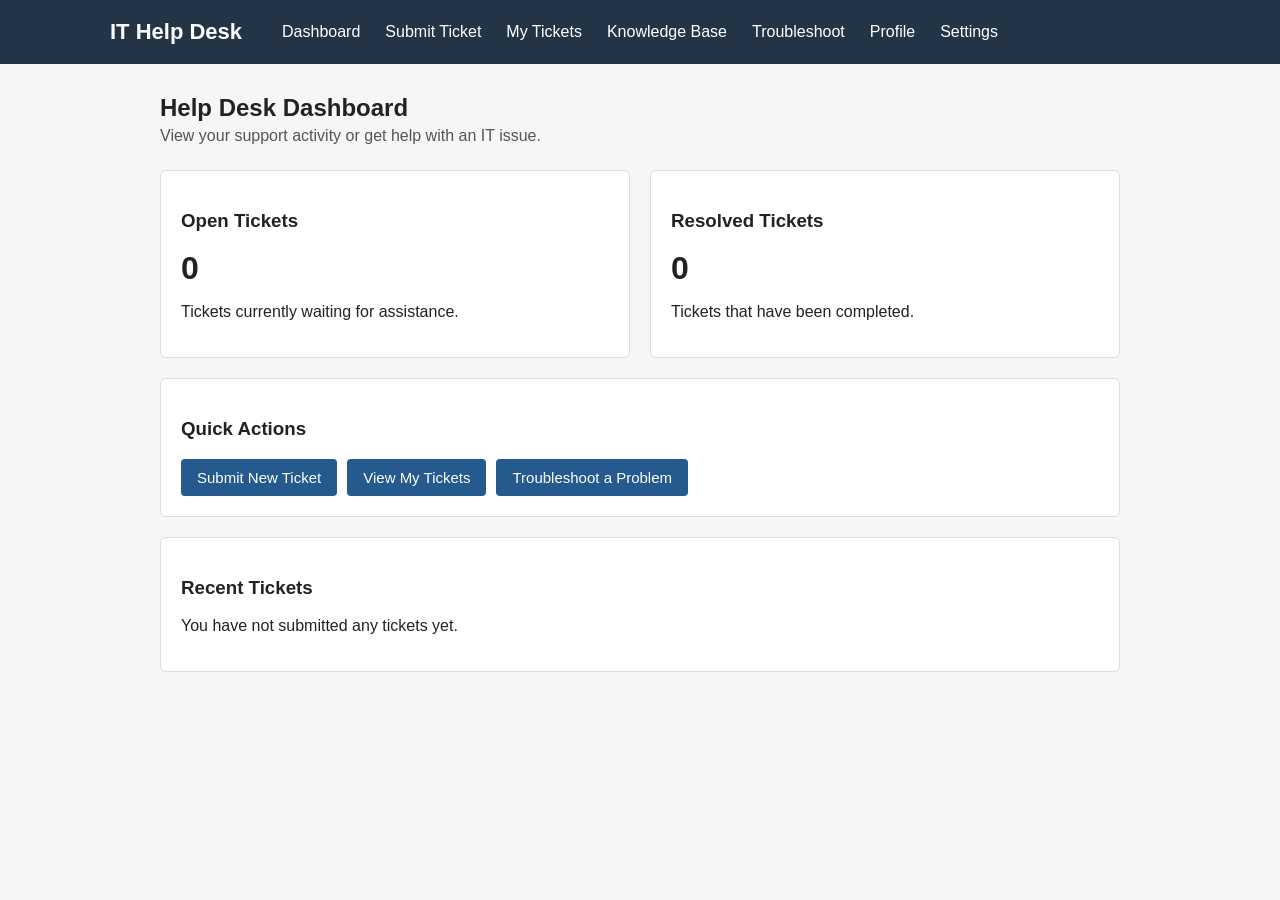
<file: index.html>
<!DOCTYPE html>
<html lang="en">
<head>
    <meta charset="UTF-8">
    <meta name="viewport" content="width=device-width, initial-scale=1.0">
    <title>IT Help Desk - Dashboard</title>
    <link rel="stylesheet" href="css/style.css">
</head>

<body>

<!-- Shared Navigation Bar For All Pages -->
<header>
    <div class="navbar">
        <h1>IT Help Desk</h1>

        <nav>
            <a href="index.html">Dashboard</a>
            <a href="submit-ticket.html">Submit Ticket</a>
            <a href="tickets.html">My Tickets</a>
            <a href="knowledge-base.html">Knowledge Base</a>
            <a href="troubleshoot.html">Troubleshoot</a>
            <a href="profile.html">Profile</a>
            <a href="settings.html">Settings</a>
        </nav>
    </div>
</header>

<main>
     <!-- Dashboard Introduction -->
    <h2 class="page-title">Help Desk Dashboard</h2>
    <p class="page-description">
        View your support activity or get help with an IT issue.
    </p>

    <!-- Ticket Status Summary -->
    <div class="dashboard-cards">

        <div class="card">
            <h3>Open Tickets</h3>
            <p class="stat-number" id="open-count">0</p>
            <p>Tickets currently waiting for assistance.</p>
        </div>

        <div class="card">
            <h3>Resolved Tickets</h3>
            <p class="stat-number" id="resolved-count">0</p>
            <p>Tickets that have been completed.</p>
        </div>

    </div>

    <!-- Common Help Desk Actions -->
    <div class="card">
        <h3>Quick Actions</h3>

        <div class="quick-actions">
            <a href="submit-ticket.html" class="button">
                Submit New Ticket
            </a>

            <a href="tickets.html" class="button">
                View My Tickets
            </a>

            <a href="troubleshoot.html" class="button">
                Troubleshoot a Problem
            </a>
        </div>
    </div>

     <!-- Most Recently Submitted Tickets -->
    <div class="card">
        <h3>Recent Tickets</h3>
        <div id="recent-tickets">
            <p>You have not submitted any tickets yet.</p>
        </div>
    </div>

</main>

<script src="js/tickets.js"></script>

<!-- Apply saved appearance settings -->
<script src="js/settings.js"></script>

</body>
</html>
</file>
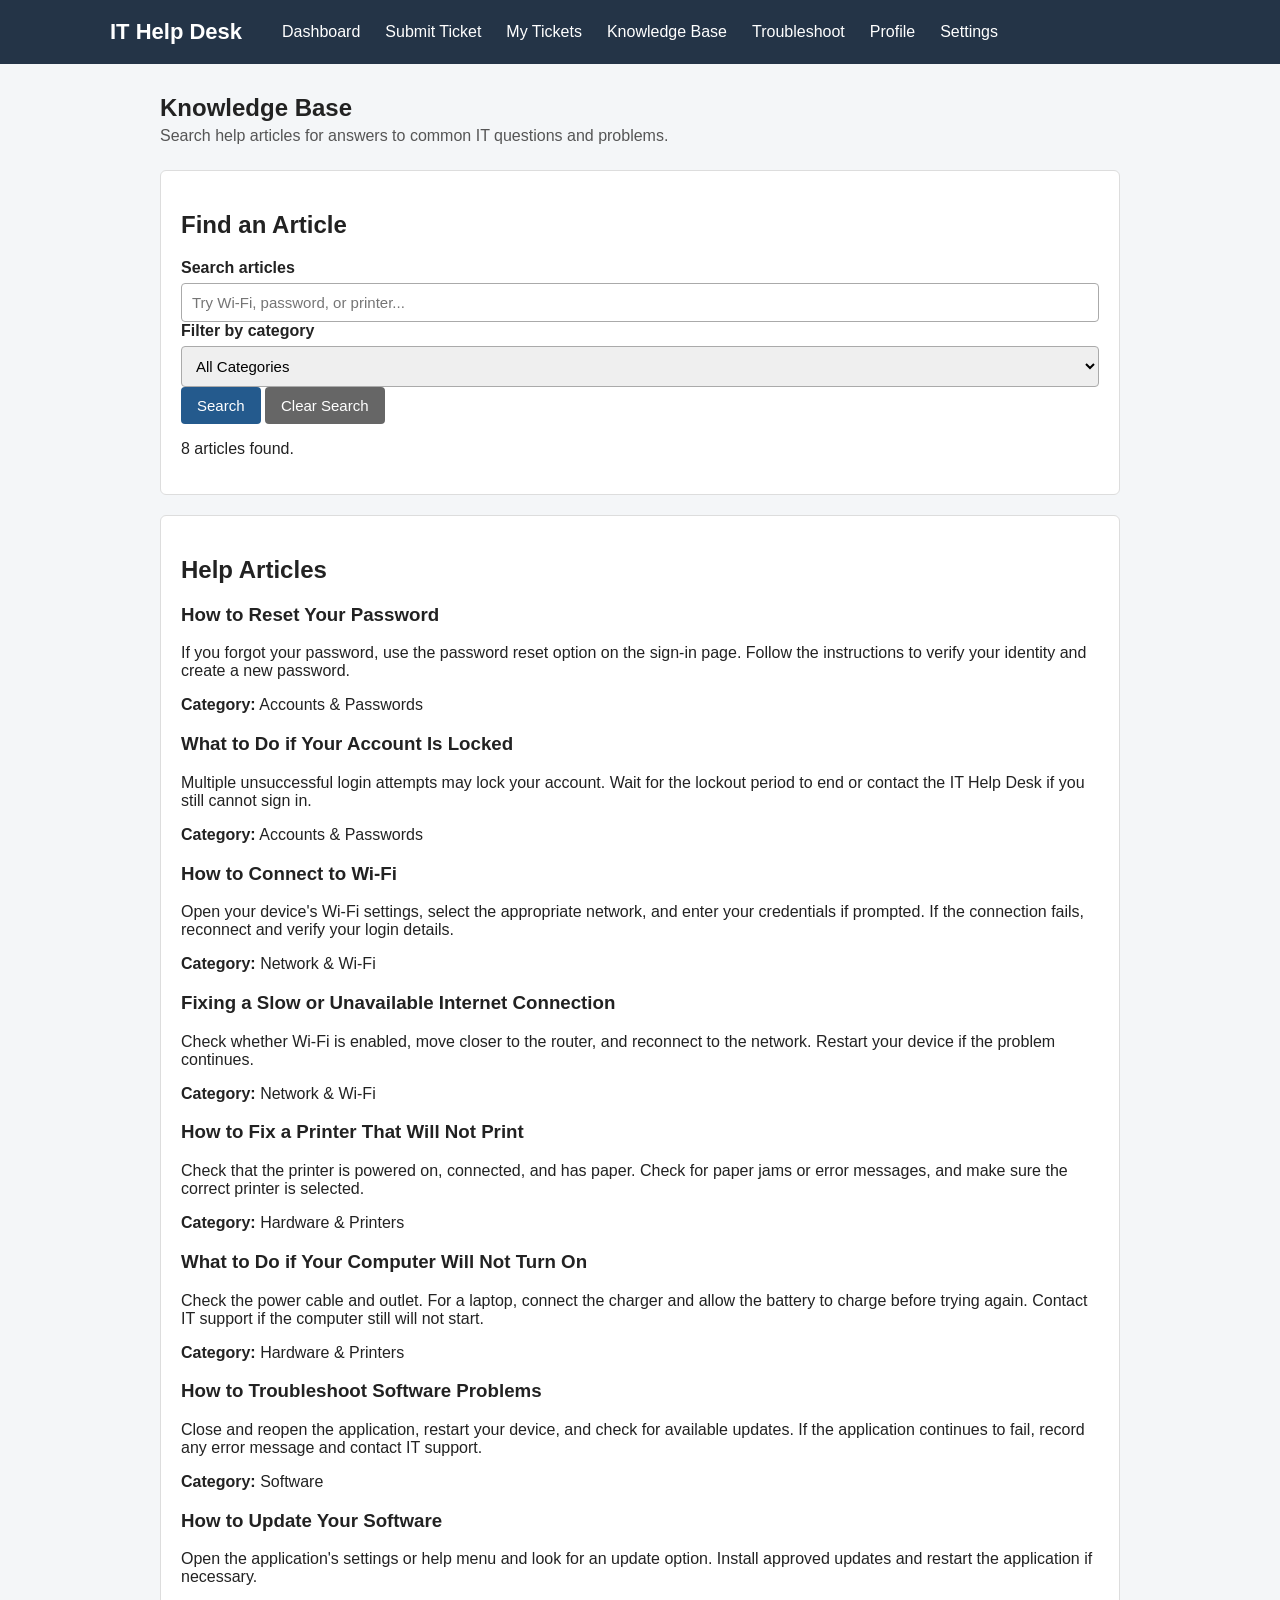
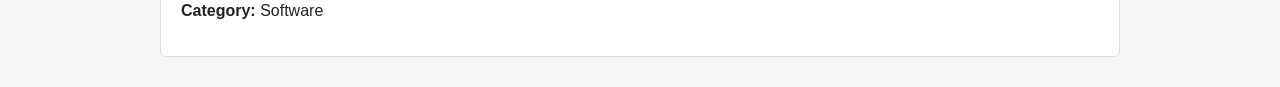
<file: knowledge-base.html>
<!DOCTYPE html>
<html lang="en">
<head>
    <!-- Set the character encoding and responsive layout. -->
    <meta charset="UTF-8">
    <meta name="viewport" content="width=device-width, initial-scale=1.0">

    <!-- Load the shared stylesheet. -->
    <title>IT Help Desk - Knowledge Base</title>
    <link rel="stylesheet" href="css/style.css">
</head>
<body>

<header>
    <!-- Shared navigation links. -->
    <div class="navbar">
        <h1>IT Help Desk</h1>
        <nav>
            <a href="index.html">Dashboard</a>
            <a href="submit-ticket.html">Submit Ticket</a>
            <a href="tickets.html">My Tickets</a>
            <a href="knowledge-base.html" aria-current="page">Knowledge Base</a>
            <a href="troubleshoot.html">Troubleshoot</a>
            <a href="profile.html">Profile</a>
            <a href="settings.html">Settings</a>
        </nav>
    </div>
</header>

<main>
    <h2 class="page-title">Knowledge Base</h2>
    <p class="page-description">
        Search help articles for answers to common IT questions and problems.
    </p>

    <!-- Search and category filters are applied when Search is submitted. -->
    <section class="card">
        <h2>Find an Article</h2>

        <form id="search-form">
            <label for="search">Search articles</label>
            <input
                type="search"
                id="search"
                name="search"
                placeholder="Try Wi-Fi, password, or printer..."
            >

            <label for="category">Filter by category</label>
            <select id="category" name="category">
                <option value="all">All Categories</option>
                <option value="accounts">Accounts &amp; Passwords</option>
                <option value="network">Network &amp; Wi-Fi</option>
                <option value="hardware">Hardware &amp; Printers</option>
                <option value="software">Software</option>
            </select>

            <!-- Submit the search using the button or Enter key. -->
            <button type="submit">Search</button>
            <button type="button" id="clear-search" class="button-secondary">
                Clear Search
            </button>
        </form>

        <!-- The JavaScript updates this after a search is submitted. -->
        <p id="result-count" role="status" aria-live="polite">
            Showing all 8 articles.
        </p>
    </section>

    <!-- The articles that the search function checks. -->
    <section class="card">
        <h2>Help Articles</h2>

        <div id="articles">
            <article class="article" data-category="accounts">
                <h3>How to Reset Your Password</h3>
                <p>
                    If you forgot your password, use the password reset option
                    on the sign-in page. Follow the instructions to verify your
                    identity and create a new password.
                </p>
                <p><strong>Category:</strong> Accounts &amp; Passwords</p>
            </article>

            <article class="article" data-category="accounts">
                <h3>What to Do if Your Account Is Locked</h3>
                <p>
                    Multiple unsuccessful login attempts may lock your account.
                    Wait for the lockout period to end or contact the IT Help
                    Desk if you still cannot sign in.
                </p>
                <p><strong>Category:</strong> Accounts &amp; Passwords</p>
            </article>

            <article class="article" data-category="network">
                <h3>How to Connect to Wi-Fi</h3>
                <p>
                    Open your device's Wi-Fi settings, select the appropriate
                    network, and enter your credentials if prompted. If the
                    connection fails, reconnect and verify your login details.
                </p>
                <p><strong>Category:</strong> Network &amp; Wi-Fi</p>
            </article>

            <article class="article" data-category="network">
                <h3>Fixing a Slow or Unavailable Internet Connection</h3>
                <p>
                    Check whether Wi-Fi is enabled, move closer to the router,
                    and reconnect to the network. Restart your device if the
                    problem continues.
                </p>
                <p><strong>Category:</strong> Network &amp; Wi-Fi</p>
            </article>

            <article class="article" data-category="hardware">
                <h3>How to Fix a Printer That Will Not Print</h3>
                <p>
                    Check that the printer is powered on, connected, and has
                    paper. Check for paper jams or error messages, and make
                    sure the correct printer is selected.
                </p>
                <p><strong>Category:</strong> Hardware &amp; Printers</p>
            </article>

            <article class="article" data-category="hardware">
                <h3>What to Do if Your Computer Will Not Turn On</h3>
                <p>
                    Check the power cable and outlet. For a laptop, connect the
                    charger and allow the battery to charge before trying again.
                    Contact IT support if the computer still will not start.
                </p>
                <p><strong>Category:</strong> Hardware &amp; Printers</p>
            </article>

            <article class="article" data-category="software">
                <h3>How to Troubleshoot Software Problems</h3>
                <p>
                    Close and reopen the application, restart your device, and
                    check for available updates. If the application continues
                    to fail, record any error message and contact IT support.
                </p>
                <p><strong>Category:</strong> Software</p>
            </article>

            <article class="article" data-category="software">
                <h3>How to Update Your Software</h3>
                <p>
                    Open the application's settings or help menu and look for
                    an update option. Install approved updates and restart the
                    application if necessary.
                </p>
                <p><strong>Category:</strong> Software</p>
            </article>
        </div>

        <!-- Shown only when a submitted search finds no matches. -->
        <p id="no-results" hidden>
            No articles match your search. Try different keywords or choose
            another category.
        </p>
    </section>
</main>

<!-- Apply the saved theme before loading the page's search functionality. -->
<script src="js/settings.js"></script>
<script src="js/knowledge-base.js"></script>

</body>
</html>
</file>
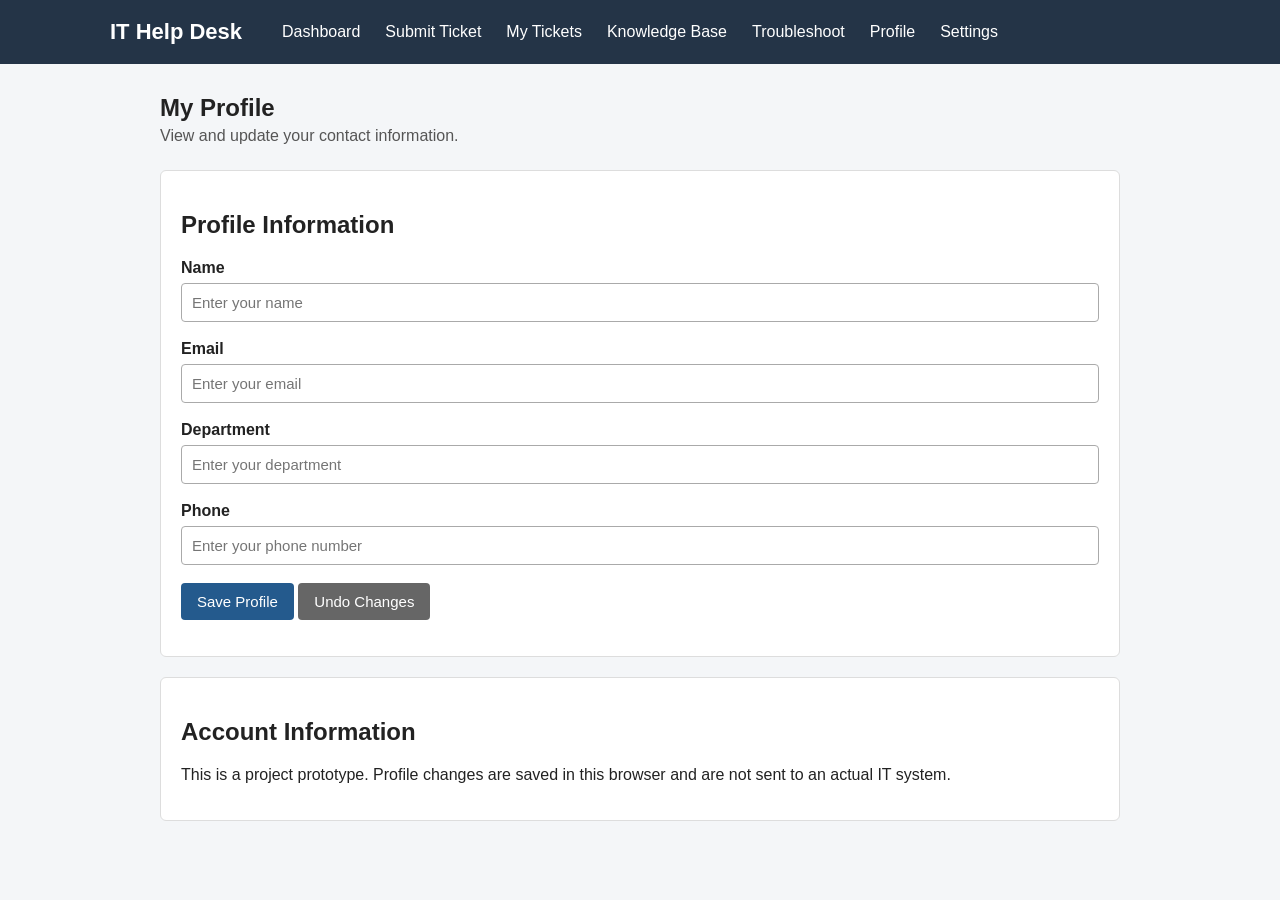
<file: profile.html>
<!DOCTYPE html>
<html lang="en">
<head>
    <!-- Set character encoding and make the page responsive -->
    <meta charset="UTF-8">
    <meta name="viewport" content="width=device-width, initial-scale=1.0">

    <title>IT Help Desk - Profile</title>

    <!-- Use the same shared stylesheet as the other pages -->
    <link rel="stylesheet" href="css/style.css">
</head>
<body>

<!-- Shared header/banner structure, matching knowledge-base.html -->
<header>
    <div class="navbar">
        <h1>IT Help Desk</h1>

        <!-- Navigation links to the other Help Desk pages -->
        <nav>
            <a href="index.html">Dashboard</a>
            <a href="submit-ticket.html">Submit Ticket</a>
            <a href="tickets.html">My Tickets</a>
            <a href="knowledge-base.html">Knowledge Base</a>
            <a href="troubleshoot.html">Troubleshoot</a>
            <a href="profile.html">Profile</a>
            <a href="settings.html">Settings</a>
        </nav>
    </div>
</header>

<main>
    <!-- Page title and description -->
    <h2 class="page-title">My Profile</h2>
    <p class="page-description">
        View and update your contact information.
    </p>

    <!-- Profile form appears inside a shared card -->
    <section class="card">
        <h2>Profile Information</h2>

        <form id="profile-form">
            <div class="form-group">
                <label for="profile-name">Name</label>
                <input
                    type="text"
                    id="profile-name"
                    placeholder="Enter your name"
                    required
                >
            </div>

            <div class="form-group">
                <label for="profile-email">Email</label>
                <input
                    type="email"
                    id="profile-email"
                    placeholder="Enter your email"
                    required
                >
            </div>

            <div class="form-group">
                <label for="profile-department">Department</label>
                <input
                    type="text"
                    id="profile-department"
                    placeholder="Enter your department"
                >
            </div>

            <div class="form-group">
                <label for="profile-phone">Phone</label>
                <input
                    type="tel"
                    id="profile-phone"
                    placeholder="Enter your phone number"
                >
            </div>

            <!-- Submit saves the entered information -->
            <button type="submit">Save Profile</button>

            <!-- Undo reloads the most recently saved information -->
            <button
                type="button"
                id="undo-profile"
                class="button-secondary"
            >
                Undo Changes
            </button>

            <!-- JavaScript displays confirmation or undo feedback here -->
            <p id="profile-message" role="status" aria-live="polite"></p>
        </form>
    </section>

    <!-- Explain how the prototype stores profile information -->
    <section class="card">
        <h2>Account Information</h2>
        <p>
            This is a project prototype. Profile changes are saved in
            this browser and are not sent to an actual IT system.
        </p>
    </section>
</main>

<script>
    // Get the form and its input fields.
    const profileForm = document.querySelector("#profile-form");
    const nameField = document.querySelector("#profile-name");
    const emailField = document.querySelector("#profile-email");
    const departmentField = document.querySelector("#profile-department");
    const phoneField = document.querySelector("#profile-phone");

    // Get the Undo button and the message area.
    const undoButton = document.querySelector("#undo-profile");
    const profileMessage = document.querySelector("#profile-message");

    // This is the localStorage key where the profile is stored.
    const profileStorageKey = "helpDeskProfile";

    // Load the last saved profile into the form.
    function loadProfile() {
        const savedProfile = localStorage.getItem(profileStorageKey);

        // Only fill the form if a saved profile exists.
        if (savedProfile !== null) {
            const profile = JSON.parse(savedProfile);

            nameField.value = profile.name || "";
            emailField.value = profile.email || "";
            departmentField.value = profile.department || "";
            phoneField.value = profile.phone || "";
        }
    }

    // Save the current form values to localStorage.
    function saveProfile() {
        const profile = {
            name: nameField.value,
            email: emailField.value,
            department: departmentField.value,
            phone: phoneField.value
        };

        // localStorage stores strings, so convert the object to JSON text.
        localStorage.setItem(
            profileStorageKey,
            JSON.stringify(profile)
        );

        // Let the user know the save completed.
        profileMessage.textContent = "Profile saved.";
    }

    // Handle form submission without refreshing the page.
    profileForm.addEventListener("submit", function (event) {
        event.preventDefault();

        // The required fields and email input are checked by the browser.
        saveProfile();
    });

    // Undo edits by restoring the last saved profile.
    undoButton.addEventListener("click", function () {
        loadProfile();
        profileMessage.textContent = "Changes undone.";
    });

    // Fill the form with saved information when the page opens.
    loadProfile();
</script>

<!-- Apply the user's saved site theme, as on the other pages -->
<script src="js/settings.js"></script>

</body>
</html>
</file>
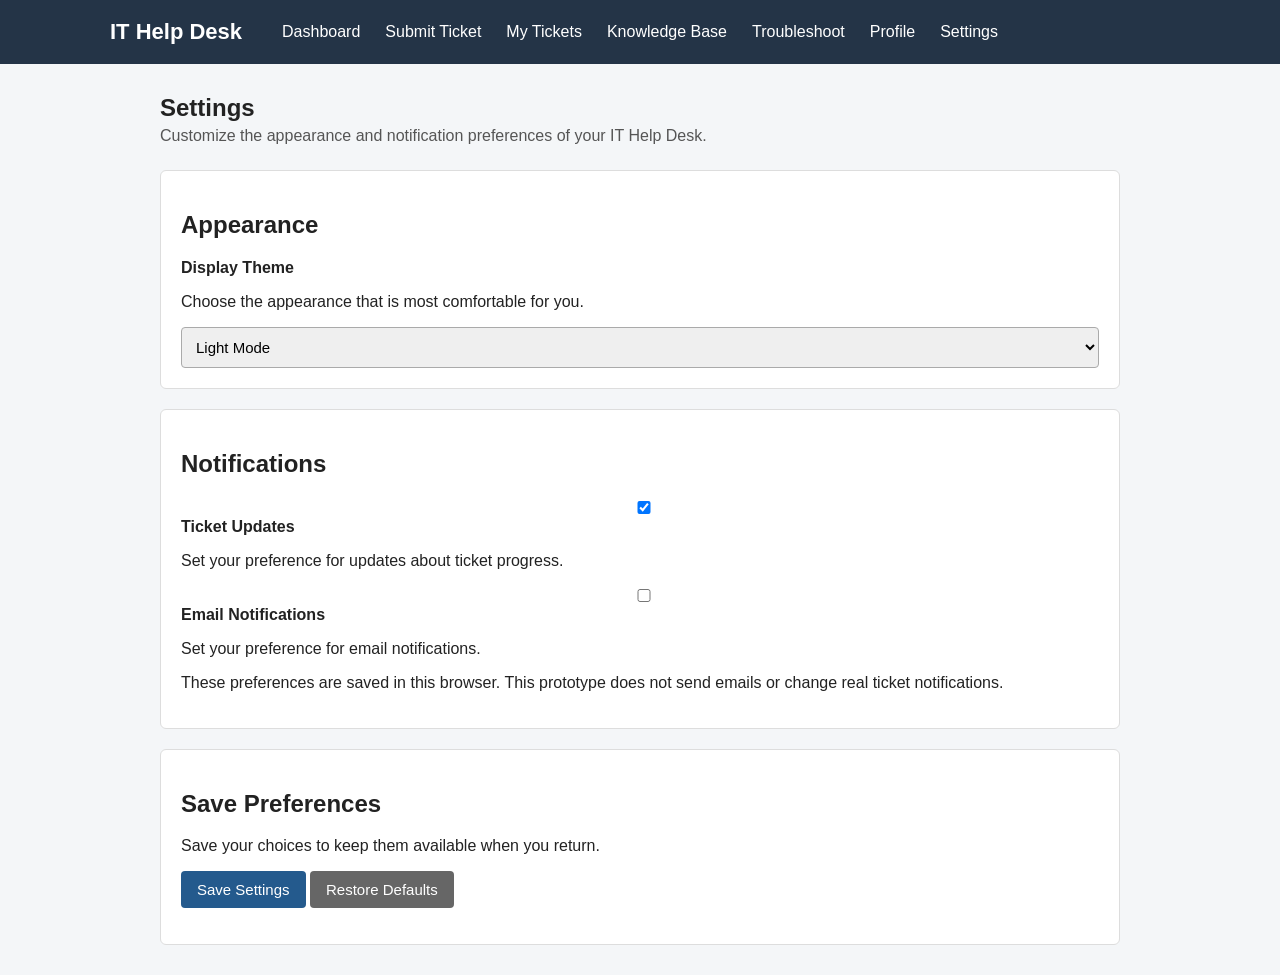
<file: settings.html>
<!DOCTYPE html>
<html lang="en">
<head>
    <!-- Set the character encoding and responsive layout. -->
    <meta charset="UTF-8">
    <meta name="viewport" content="width=device-width, initial-scale=1.0">

    <!-- Set the page title and load the shared stylesheet. -->
    <title>IT Help Desk - Settings</title>
    <link rel="stylesheet" href="css/style.css">
</head>
<body>

<header>
    <!-- Shared navigation links between the Help Desk pages. -->
    <div class="navbar">
        <h1>IT Help Desk</h1>
        <nav>
            <a href="index.html">Dashboard</a>
            <a href="submit-ticket.html">Submit Ticket</a>
            <a href="tickets.html">My Tickets</a>
            <a href="knowledge-base.html">Knowledge Base</a>
            <a href="troubleshoot.html">Troubleshoot</a>
            <a href="profile.html">Profile</a>
            <a href="settings.html" aria-current="page">Settings</a>
        </nav>
    </div>
</header>

<main>
    <!-- Page heading and description. -->
    <h2 class="page-title">Settings</h2>

    <p class="page-description">
        Customize the appearance and notification preferences of your IT Help Desk.
    </p>

    <!-- Appearance settings. -->
    <section class="card">
        <h2>Appearance</h2>

        <div class="setting-option">
            <!-- The label's for attribute matches the dropdown's ID. -->
            <label for="theme">Display Theme</label>

            <p>Choose the appearance that is most comfortable for you.</p>

            <!-- JavaScript reads this dropdown to determine the selected theme. -->
            <select id="theme">
                <option value="light">Light Mode</option>
                <option value="dark">Dark Mode</option>
            </select>
        </div>
    </section>

    <!-- Notification preferences. -->
    <section class="card">
        <h2>Notifications</h2>

        <div class="setting-option">
            <!-- The label and checkbox use matching IDs. -->
            <label class="checkbox-label" for="ticket-updates">
                <input type="checkbox" id="ticket-updates">
                <span>Ticket Updates</span>
            </label>

            <p>Set your preference for updates about ticket progress.</p>
        </div>

        <div class="setting-option">
            <!-- Email notification preference. -->
            <label class="checkbox-label" for="email-notifications">
                <input type="checkbox" id="email-notifications">
                <span>Email Notifications</span>
            </label>

            <p>Set your preference for email notifications.</p>
        </div>

        <!-- Explain the limits of these prototype settings. -->
        <p class="help-text">
            These preferences are saved in this browser. This prototype
            does not send emails or change real ticket notifications.
        </p>
    </section>

    <!-- Buttons for saving or restoring preferences. -->
    <section class="card">
        <h2>Save Preferences</h2>

        <p>Save your choices to keep them available when you return.</p>

        <!-- These IDs match the JavaScript selectors. -->
        <button type="button" id="save-settings">Save Settings</button>

        <button
            type="button"
            id="reset-settings"
            class="button-secondary"
        >
            Restore Defaults
        </button>

        <!-- JavaScript displays save/reset confirmation messages here. -->
        <p id="settings-message" role="status" aria-live="polite"></p>
    </section>
</main>

<!-- Load the JavaScript that handles settings and dark mode. -->
<script src="js/settings.js"></script>

</body>
</html>
</file>
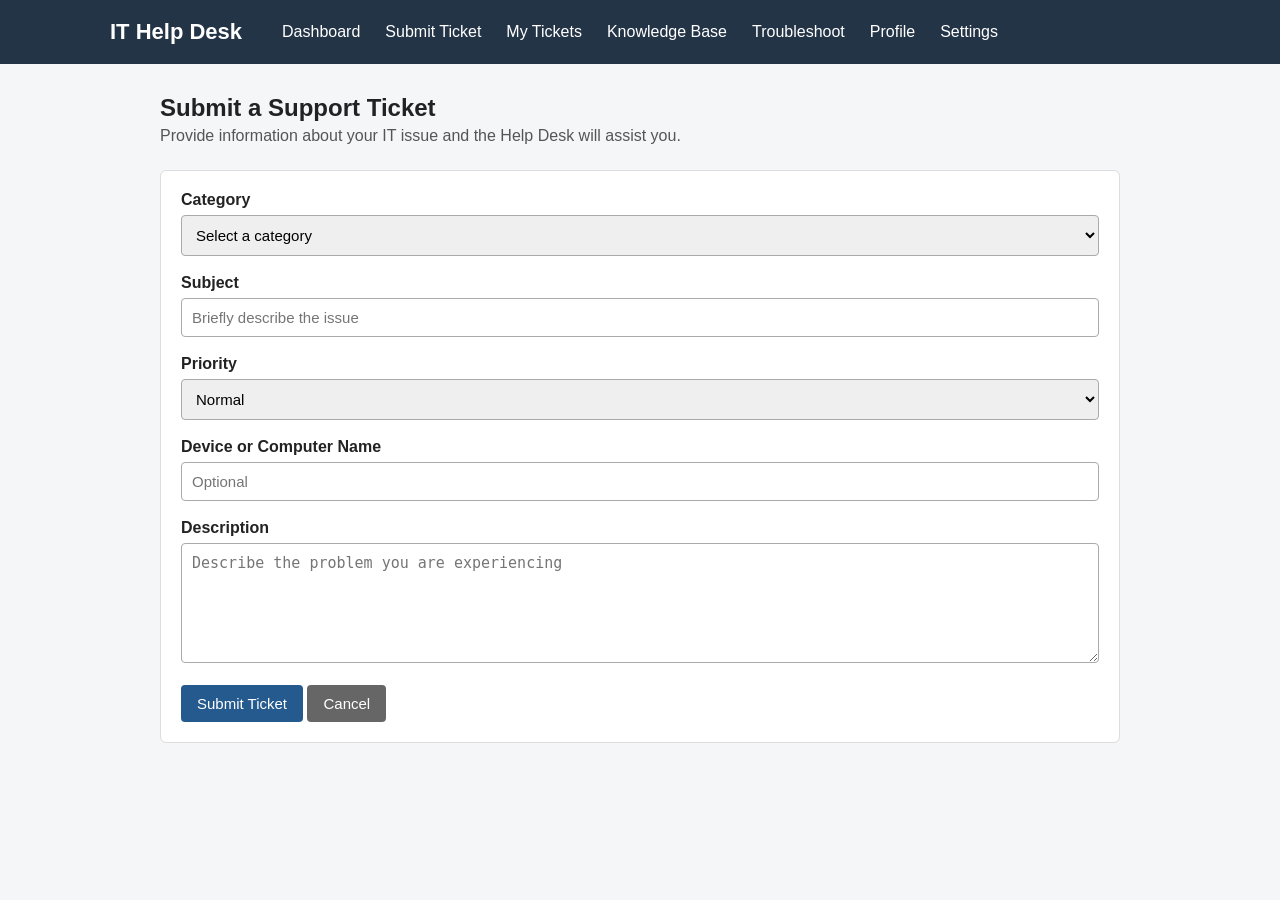
<file: submit-ticket.html>
<!DOCTYPE html>
<html lang="en">
<head>
    <meta charset="UTF-8">
    <meta name="viewport" content="width=device-width, initial-scale=1.0">
    <title>IT Help Desk - Submit Ticket</title>
    <link rel="stylesheet" href="css/style.css">
</head>

<body>

<!-- Shared Navigation Bar For All Pages -->
<header>
    <div class="navbar">
        <h1>IT Help Desk</h1>

        <nav>
            <a href="index.html">Dashboard</a>
            <a href="submit-ticket.html">Submit Ticket</a>
            <a href="tickets.html">My Tickets</a>
            <a href="knowledge-base.html">Knowledge Base</a>
            <a href="troubleshoot.html">Troubleshoot</a>
            <a href="profile.html">Profile</a>
            <a href="settings.html">Settings</a>
        </nav>
    </div>
</header>

<main>

    <!-- Submit Ticket Page Introduction -->
    <h2 class="page-title">Submit a Support Ticket</h2>
    <p class="page-description">
        Provide information about your IT issue and the Help Desk will assist you.
    </p>

    <!-- Network Connection Feedback -->
    <div id="network-status" class="network-status" role="status"
     aria-live="polite" hidden></div>

    <!-- Successful Ticket Submission Feedback -->
    <div id="ticket-success" class="success-message" hidden></div>

    <!-- Ticket Submission Form -->
    <div class="card">

        <form id="ticket-form">

            <!-- Issue Category -->
            <div class="form-group">
                <label for="category">Category</label>

                <select id="category" name="category">
                    <option value="">Select a category</option>
                    <option value="Hardware">Hardware</option>
                    <option value="Software">Software</option>
                    <option value="Network">Network</option>
                    <option value="Account">Account</option>
                    <option value="Other">Other</option>
                </select>
            </div>

            <!-- Ticket Subject -->
            <div class="form-group">
                <label for="subject">Subject</label>

                <input
                    type="text"
                    id="subject"
                    name="subject"
                    placeholder="Briefly describe the issue"
                >
            </div>

            <!-- Ticket Priority -->
            <div class="form-group">
                <label for="priority">Priority</label>

                <select id="priority" name="priority">
                    <option value="Low">Low</option>
                    <option value="Normal" selected>Normal</option>
                    <option value="High">High</option>
                </select>
            </div>

            <!-- Device Information -->
            <div class="form-group">
                <label for="device">Device or Computer Name</label>

                <input
                    type="text"
                    id="device"
                    name="device"
                    placeholder="Optional"
                >
            </div>

            <!-- Detailed Issue Description -->
            <div class="form-group">
                <label for="description">Description</label>

                <textarea
                    id="description"
                    name="description"
                    placeholder="Describe the problem you are experiencing"
                ></textarea>
            </div>

            <!-- Form Feedback -->
            <p id="form-error" class="error-message"></p>

            <!-- Ticket Form Controls -->
            <button type="submit">Submit Ticket</button>

            <a href="index.html" class="button button-secondary">
                Cancel
            </a>

        </form>

    </div>

</main>

<script src="js/submit-ticket.js"></script>

<!-- Apply saved appearance settings -->
<script src="js/settings.js"></script>

</body>
</html>
</file>
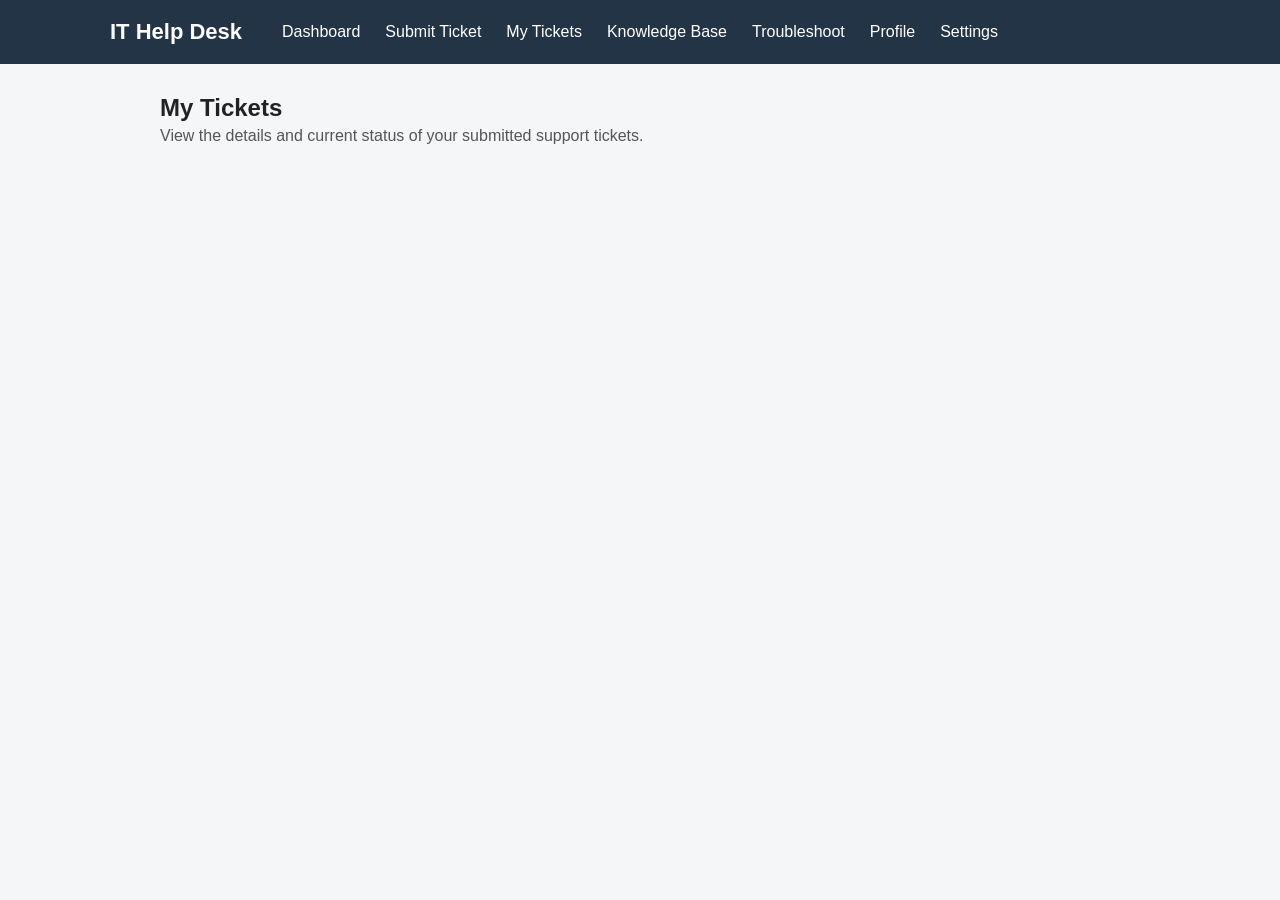
<file: tickets.html>
<!DOCTYPE html>
<html lang="en">
<head>
    <meta charset="UTF-8">
    <meta name="viewport" content="width=device-width, initial-scale=1.0">
    <title>IT Help Desk - View My Tickets</title>
    <link rel="stylesheet" href="css/style.css">
</head>

<body>

<!-- Shared Navigation Bar For All Pages -->
<header>
    <div class="navbar">
        <h1>IT Help Desk</h1>

        <nav>
            <a href="index.html">Dashboard</a>
            <a href="submit-ticket.html">Submit Ticket</a>
            <a href="tickets.html">My Tickets</a>
            <a href="knowledge-base.html">Knowledge Base</a>
            <a href="troubleshoot.html">Troubleshoot</a>
            <a href="profile.html">Profile</a>
            <a href="settings.html">Settings</a>
        </nav>
    </div>
</header>

<main>
 <!-- My Tickets Page Introduction -->
    <h2 class="page-title">My Tickets</h2>
    <p class="page-description">
        View the details and current status of your submitted support tickets.
    </p>

    <!-- Submitted Ticket List -->
    <div id="ticketList" class="center-tickets"></div>

</main>

<script src="js/tickets.js"></script>

<!-- Apply saved appearance settings -->
<script src="js/settings.js"></script>

</body>
</html>
</file>
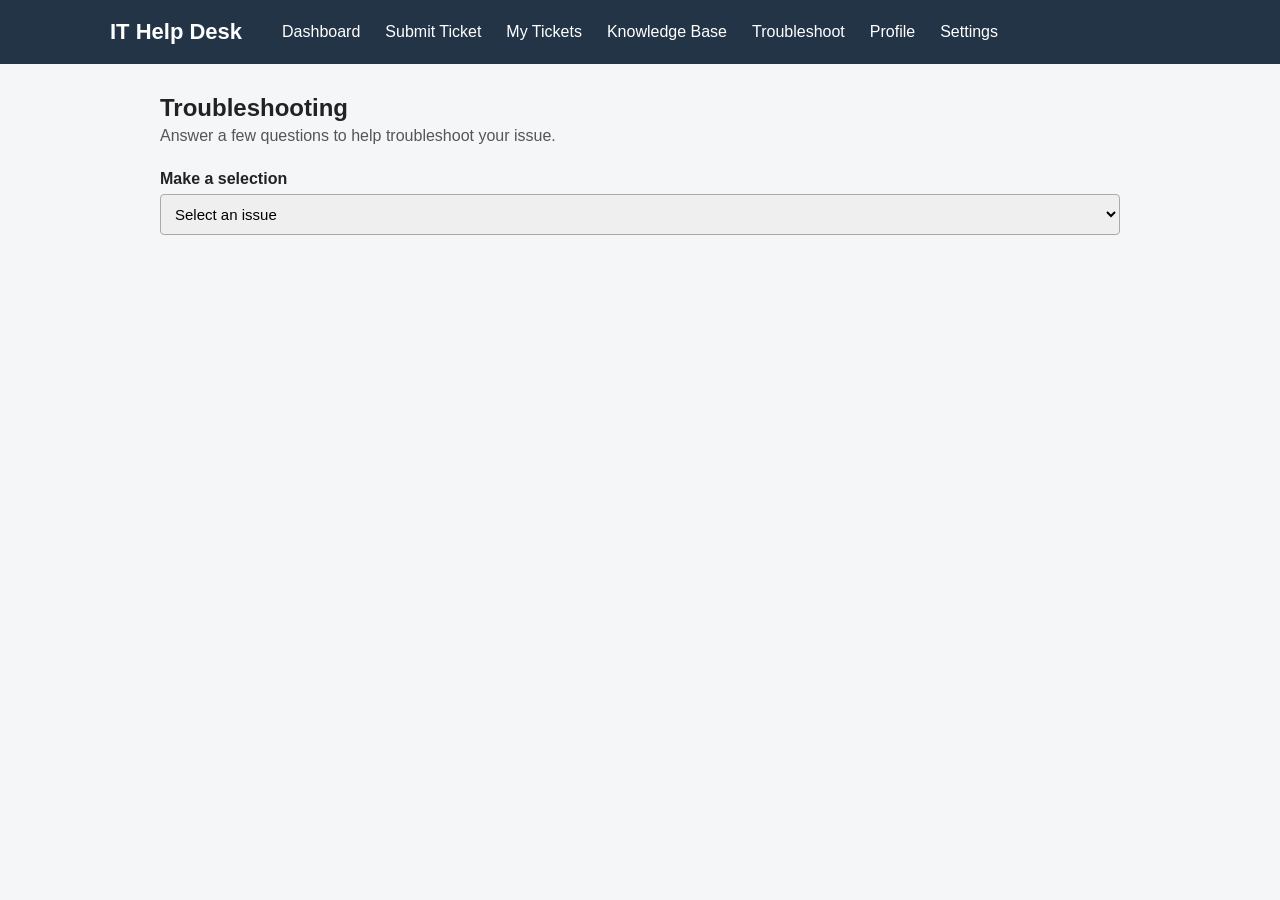
<file: troubleshoot.html>
<!DOCTYPE html>
<html lang="en">
<head>
    <meta charset="UTF-8">
    <meta name="viewport" content="width=device-width, initial-scale=1.0">
    <title>IT Help Desk - Troubleshooting</title>
    <link rel="stylesheet" href="css/style.css">
</head>

<body>

<!-- Shared Navigation Bar For All Pages -->
<header>
    <div class="navbar">
        <h1>IT Help Desk</h1>

        <nav>
            <a href="index.html">Dashboard</a>
            <a href="submit-ticket.html">Submit Ticket</a>
            <a href="tickets.html">My Tickets</a>
            <a href="knowledge-base.html">Knowledge Base</a>
            <a href="troubleshoot.html">Troubleshoot</a>
            <a href="profile.html">Profile</a>
            <a href="settings.html">Settings</a>
        </nav>
    </div>
</header>

<main>
 <!-- Troubleshooting Page Introduction -->
    <h2 class="page-title">Troubleshooting</h2>
    <p class="page-description">
        Answer a few questions to help troubleshoot your issue.
    </p>

    <label for="questionSelect">Make a selection</label>
            <select id="questionSelect" name="questions">
                <option value="nothing">Select an issue</option>
                <option value="screen">Black screen on device.</option>
                <option value="internet">No internet connection.</option>
                <option value="heat">Device is overheating.</option>
            </select>

            <div id="screen1">
                <p>Is sound coming from the device?</p>
                <select id="soundScreen" name="soundScreen">
                    <option value="nothing">Select an option</option>
                    <option value="yes">Yes</option>
                    <option value="no">No</option>
                </select>
            </div>

            <div id="screen2">
                <p>Check if the power cord is plugged in. If the device uses a battery, try charging it. Then power the device on. Did this fix your issue?</p>
                <select id="fixScreen" name="fixScreen">
                    <option value="nothing">Select an option</option>
                    <option value="yes">Yes</option>
                    <option value="no">No</option>
                </select>
            </div>

            <div id="internet1">
                <p>Is the router powered on?</p>
                <select id="powerRouter" name="powerRouter">
                    <option value="nothing">Select an option</option>
                    <option value="yes">Yes</option>
                    <option value="no">No</option>
                </select>
            </div>

            <div id="internet2">
                <p>Power on your router. Try connecting again after verifying your router is operational. Did this fix your issue?</p>
                <select id="fixRouter" name="fixRouter">
                    <option value="nothing">Select an option</option>
                    <option value="yes">Yes</option>
                    <option value="no">No</option>
                </select>
            </div>

            <div id="heat1">
                <p>Has the device been cleaned recently?</p>
                <select id="cleanHeat" name="cleanHeat">
                    <option value="nothing">Select an option</option>
                    <option value="yes">Yes</option>
                    <option value="no">No</option>
                </select>
            </div>

            <div id="heat2">
                <p>Clean your device thoroughly and remove anything that could be blocking airflow. Did this fix your issue?</p>
                <select id="fixHeat" name="fixHeat">
                    <option value="nothing">Select an option</option>
                    <option value="yes">Yes</option>
                    <option value="no">No</option>
                </select>
            </div>

            <div id="success">
                <p>Great! Glad we could be of service!</p>
            </div>

            <div id="fail">
                <p>Oh no! Please submit a ticket for your issue so we can help you further.</p>
            </div>

    <script src="js/troubleshoot.js"></script>

<!-- Apply saved appearance settings -->
<script src="js/settings.js"></script>

</main>

</body>
</file>
<file: css/style.css>
* {
    box-sizing: border-box;
}

body {
    margin: 0;
    font-family: Arial, sans-serif;
    background-color: #f4f6f8;
    color: #222;
}

/* Shared navigation */
header {
    background-color: #243447;
    color: white;
}

.navbar {
    max-width: 1100px;
    margin: auto;
    display: flex;
    align-items: center;
    padding: 15px 20px;
}

.navbar h1 {
    margin: 0;
    margin-right: 30px;
    font-size: 22px;
}

.navbar nav {
    display: flex;
    flex-wrap: wrap;
    gap: 5px;
}

.navbar a {
    color: white;
    text-decoration: none;
    padding: 8px 10px;
    border-radius: 4px;
}

.navbar a:hover,
.navbar a:focus {
    background-color: #3d536b;
}

/* Main page layout */
main {
    max-width: 1000px;
    margin: 30px auto;
    padding: 0 20px;
}

.page-title {
    margin-bottom: 5px;
}

.page-description {
    color: #555;
    margin-top: 0;
    margin-bottom: 25px;
}

/* Reusable cards */
.card {
    background-color: white;
    border: 1px solid #ddd;
    border-radius: 6px;
    padding: 20px;
    margin-bottom: 20px;
}

/* Buttons */
.button,
button {
    display: inline-block;
    background-color: #245a8d;
    color: white;
    border: none;
    border-radius: 4px;
    padding: 10px 16px;
    text-decoration: none;
    cursor: pointer;
    font-size: 15px;
}

.button:hover,
button:hover {
    background-color: #19466f;
}

.button-secondary {
    background-color: #666;
}

/* Forms */
.form-group {
    margin-bottom: 18px;
}

label {
    display: block;
    font-weight: bold;
    margin-bottom: 6px;
}

input,
select,
textarea {
    width: 100%;
    padding: 10px;
    border: 1px solid #aaa;
    border-radius: 4px;
    font-size: 15px;
}

textarea {
    min-height: 120px;
    resize: vertical;
}

.error-message {
    color: #b00020;
    margin-top: 5px;
}

.success-message {
    background-color: #e8f5e9;
    border: 1px solid #7cb982;
    padding: 15px;
    border-radius: 4px;
    margin-bottom: 20px;
}

/* Network status messages */
.network-status {
    padding: 15px;
    border-radius: 4px;
    margin-bottom: 20px;
}

.network-offline {
    background-color: #fff3cd;
    border: 1px solid #d6b656;
    color: #664d03;
}

.network-online {
    background-color: #e8f5e9;
    border: 1px solid #7cb982;
    color: #1f5130;
}

/* Dashboard */
.dashboard-cards {
    display: grid;
    grid-template-columns: repeat(2, 1fr);
    gap: 20px;
}

.stat-number {
    font-size: 32px;
    font-weight: bold;
    margin: 5px 0;
}

.quick-actions {
    display: flex;
    gap: 10px;
    flex-wrap: wrap;
}

/* =========================================
   DARK MODE
   Activated when settings.js adds the
   "dark-theme" class to the body.
   ========================================= */

body.dark-theme {
    background-color: #121820;
    color: #e5e7eb;
    color-scheme: dark;
}

/* Navigation and header */
body.dark-theme header {
    background-color: #1b2532;
    color: #f3f4f6;
}

body.dark-theme .navbar a {
    color: #e5e7eb;
}

body.dark-theme .navbar a:hover,
body.dark-theme .navbar a:focus {
    background-color: #3d536b;
    color: #ffffff;
}

body.dark-theme .network-offline {
    background-color: #453b17;
    border-color: #8a762f;
    color: #fff3bf;
}

body.dark-theme .network-online {
    background-color: #163524;
    border-color: #28734a;
    color: #d1fae5;
}

/* Main text */
body.dark-theme main,
body.dark-theme h1,
body.dark-theme h2,
body.dark-theme h3,
body.dark-theme p,
body.dark-theme label,
body.dark-theme strong,
body.dark-theme .page-title {
    color: #e5e7eb;
}

/* Page descriptions */
body.dark-theme .page-description {
    color: #b8c1cc;
}

/* Cards and content areas */
body.dark-theme .card {
    background-color: #1b2532;
    color: #e5e7eb;
    border-color: #374151;
    box-shadow: 0 2px 8px rgba(0, 0, 0, 0.25);
}

/* Form fields */
body.dark-theme input,
body.dark-theme select,
body.dark-theme textarea {
    background-color: #111827;
    color: #f9fafb;
    border: 1px solid #4b5563;
}

body.dark-theme input::placeholder,
body.dark-theme textarea::placeholder {
    color: #9ca3af;
}

/* Buttons */
body.dark-theme .button,
body.dark-theme button {
    background-color: #2563eb;
    color: #ffffff;
    border: 1px solid #3b82f6;
}

body.dark-theme .button:hover,
body.dark-theme button:hover {
    background-color: #1d4ed8;
}

/* Secondary buttons */
body.dark-theme .button-secondary {
    background-color: #374151;
    color: #f9fafb;
    border-color: #6b7280;
}

body.dark-theme .button-secondary:hover {
    background-color: #4b5563;
}

/* Success messages */
body.dark-theme .success-message {
    background-color: #163524;
    color: #d1fae5;
    border-color: #28734a;
}

/* Error messages */
body.dark-theme .error-message {
    color: #fca5a5;
}

/* Knowledge Base articles and separators */
body.dark-theme .article {
    color: #e5e7eb;
    border-color: #374151;
}

/* Ensure filtered articles stay hidden */
.article[hidden] {
    display: none !important;
}

/* Ensure hidden no-results messages stay hidden */
#no-results[hidden] {
    display: none !important;
}

/* No-results message when visible */
body.dark-theme #no-results {
    color: #e5e7eb;
}

/* My Tickets */
.center-tickets {
    display: flex;
    flex-direction: column;
    gap: 20px;
}

.ticket-entry {
    width: 100%;
}

.ticket-entry h3 {
    margin-top: 0;
    margin-bottom: 15px;
}

.ticket-entry li {
    list-style: none;
    margin-bottom: 8px;
    line-height: 1.4;
}

/* Responsive layout */
@media (max-width: 700px) {
    .dashboard-cards {
        grid-template-columns: 1fr;
    }

    .navbar {
        align-items: flex-start;
        flex-direction: column;
    }

    .navbar h1 {
        margin-bottom: 10px;
    }
}
</file>
